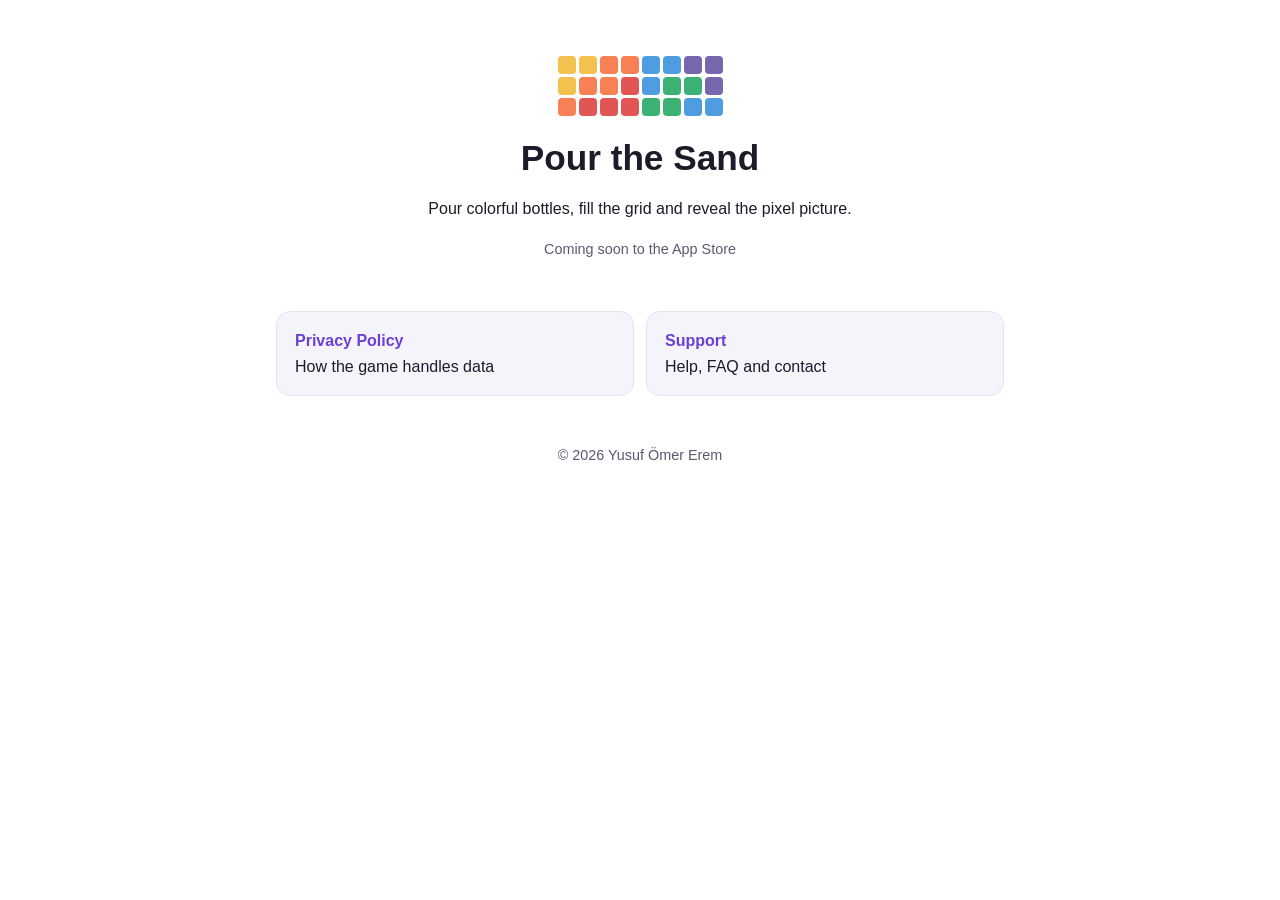
<file: index.html>
<!doctype html>
<html lang="en">
<head>
<meta charset="utf-8">
<meta name="viewport" content="width=device-width, initial-scale=1">
<title>Pour the Sand</title>
<meta name="description" content="Pour the Sand: pour colorful bottles, fill the grid and reveal the pixel picture.">
<link rel="stylesheet" href="style.css">
</head>
<body>
<main>
<section class="hero">
  <div class="pixels" aria-hidden="true">
    <span style="background:#f2c14e"></span><span style="background:#f2c14e"></span><span style="background:#f78154"></span><span style="background:#f78154"></span><span style="background:#4d9de0"></span><span style="background:#4d9de0"></span><span style="background:#7768ae"></span><span style="background:#7768ae"></span>
    <span style="background:#f2c14e"></span><span style="background:#f78154"></span><span style="background:#f78154"></span><span style="background:#e15554"></span><span style="background:#4d9de0"></span><span style="background:#3bb273"></span><span style="background:#3bb273"></span><span style="background:#7768ae"></span>
    <span style="background:#f78154"></span><span style="background:#e15554"></span><span style="background:#e15554"></span><span style="background:#e15554"></span><span style="background:#3bb273"></span><span style="background:#3bb273"></span><span style="background:#4d9de0"></span><span style="background:#4d9de0"></span>
  </div>
  <h1>Pour the Sand</h1>
  <p>Pour colorful bottles, fill the grid and reveal the pixel picture.</p>
  <p class="muted">Coming soon to the App Store</p>
</section>

<div class="cards">
  <a class="card" href="privacy/"><strong>Privacy Policy</strong>How the game handles data</a>
  <a class="card" href="support/"><strong>Support</strong>Help, FAQ and contact</a>
</div>

<footer class="muted">© 2026 Yusuf Ömer Erem</footer>
</main>
</body>
</html>
</file>
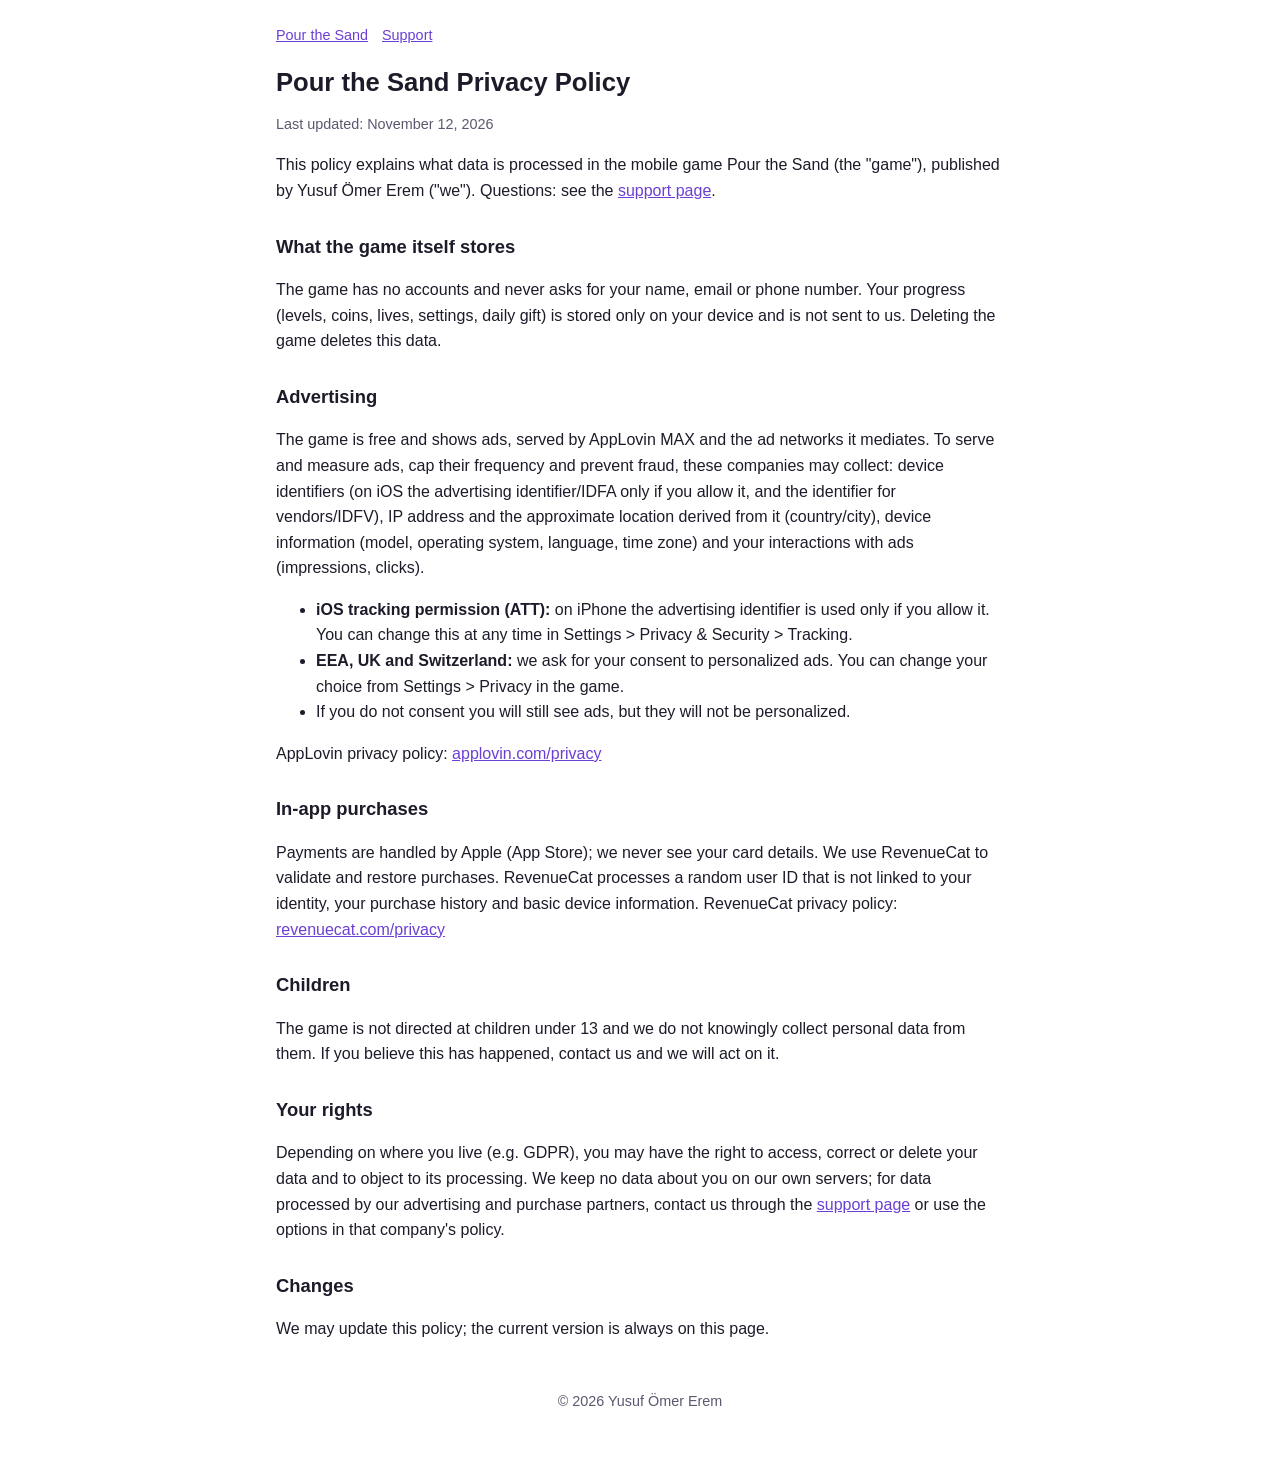
<file: privacy/index.html>
<!doctype html>
<html lang="en">
<head>
<meta charset="utf-8">
<meta name="viewport" content="width=device-width, initial-scale=1">
<title>Pour the Sand · Privacy Policy</title>
<link rel="stylesheet" href="../style.css">
</head>
<body>
<main>
<nav class="muted"><a href="../">Pour the Sand</a><a href="../support/">Support</a></nav>

<section>
<h1>Pour the Sand Privacy Policy</h1>
<p class="muted">Last updated: November 12, 2026</p>

<p>This policy explains what data is processed in the mobile game Pour the Sand (the "game"), published by Yusuf Ömer Erem ("we"). Questions: see the <a href="../support/">support page</a>.</p>

<h2>What the game itself stores</h2>
<p>The game has no accounts and never asks for your name, email or phone number. Your progress (levels, coins, lives, settings, daily gift) is stored only on your device and is not sent to us. Deleting the game deletes this data.</p>

<h2>Advertising</h2>
<p>The game is free and shows ads, served by AppLovin MAX and the ad networks it mediates. To serve and measure ads, cap their frequency and prevent fraud, these companies may collect: device identifiers (on iOS the advertising identifier/IDFA only if you allow it, and the identifier for vendors/IDFV), IP address and the approximate location derived from it (country/city), device information (model, operating system, language, time zone) and your interactions with ads (impressions, clicks).</p>
<ul>
  <li><strong>iOS tracking permission (ATT):</strong> on iPhone the advertising identifier is used only if you allow it. You can change this at any time in Settings &gt; Privacy &amp; Security &gt; Tracking.</li>
  <li><strong>EEA, UK and Switzerland:</strong> we ask for your consent to personalized ads. You can change your choice from Settings &gt; Privacy in the game.</li>
  <li>If you do not consent you will still see ads, but they will not be personalized.</li>
</ul>
<p>AppLovin privacy policy: <a href="https://www.applovin.com/privacy/">applovin.com/privacy</a></p>

<h2>In-app purchases</h2>
<p>Payments are handled by Apple (App Store); we never see your card details. We use RevenueCat to validate and restore purchases. RevenueCat processes a random user ID that is not linked to your identity, your purchase history and basic device information. RevenueCat privacy policy: <a href="https://www.revenuecat.com/privacy">revenuecat.com/privacy</a></p>

<h2>Children</h2>
<p>The game is not directed at children under 13 and we do not knowingly collect personal data from them. If you believe this has happened, contact us and we will act on it.</p>

<h2>Your rights</h2>
<p>Depending on where you live (e.g. GDPR), you may have the right to access, correct or delete your data and to object to its processing. We keep no data about you on our own servers; for data processed by our advertising and purchase partners, contact us through the <a href="../support/">support page</a> or use the options in that company's policy.</p>

<h2>Changes</h2>
<p>We may update this policy; the current version is always on this page.</p>
</section>
<footer class="muted">© 2026 Yusuf Ömer Erem</footer>
</main>
</body>
</html>
</file>
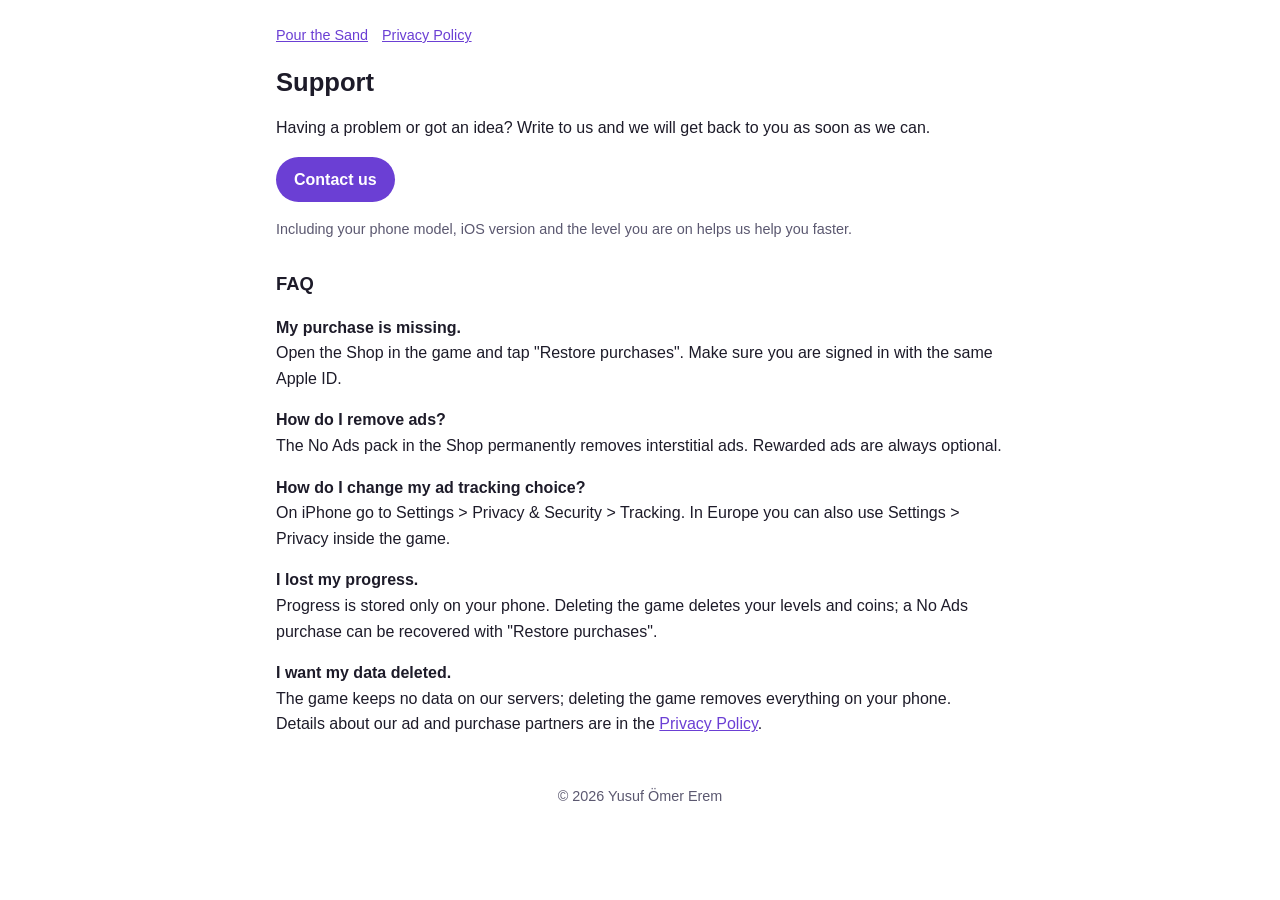
<file: support/index.html>
<!doctype html>
<html lang="en">
<head>
<meta charset="utf-8">
<meta name="viewport" content="width=device-width, initial-scale=1">
<title>Pour the Sand · Support</title>
<link rel="stylesheet" href="../style.css">
</head>
<body>
<main>
<nav class="muted"><a href="../">Pour the Sand</a><a href="../privacy/">Privacy Policy</a></nav>

<section>
<h1>Support</h1>
<p>Having a problem or got an idea? Write to us and we will get back to you as soon as we can.</p>
<p><a class="button" href="https://github.com/YusufErem/pour-the-sand/issues/new?title=Support">Contact us</a></p>
<p class="muted">Including your phone model, iOS version and the level you are on helps us help you faster.</p>

<h2>FAQ</h2>
<p><strong>My purchase is missing.</strong><br>Open the Shop in the game and tap "Restore purchases". Make sure you are signed in with the same Apple ID.</p>
<p><strong>How do I remove ads?</strong><br>The No Ads pack in the Shop permanently removes interstitial ads. Rewarded ads are always optional.</p>
<p><strong>How do I change my ad tracking choice?</strong><br>On iPhone go to Settings &gt; Privacy &amp; Security &gt; Tracking. In Europe you can also use Settings &gt; Privacy inside the game.</p>
<p><strong>I lost my progress.</strong><br>Progress is stored only on your phone. Deleting the game deletes your levels and coins; a No Ads purchase can be recovered with "Restore purchases".</p>
<p><strong>I want my data deleted.</strong><br>The game keeps no data on our servers; deleting the game removes everything on your phone. Details about our ad and purchase partners are in the <a href="../privacy/">Privacy Policy</a>.</p>
</section>

<footer class="muted">© 2026 Yusuf Ömer Erem</footer>
</main>
</body>
</html>
</file>
<file: style.css>
:root { --ink:#1d1b29; --muted:#5b5870; --bg:#ffffff; --card:#f6f4fb; --line:#e6e3f0; --accent:#6b3fd4; }
@media (prefers-color-scheme: dark) { :root { --ink:#eeeaf8; --muted:#aaa5c2; --bg:#16141f; --card:#1f1c2b; --line:#2c2840; --accent:#b49cff; } }
* { box-sizing:border-box; }
body { margin:0; background:var(--bg); color:var(--ink); font:16px/1.6 -apple-system, BlinkMacSystemFont, "Segoe UI", Roboto, sans-serif; }
main { max-width:760px; margin:0 auto; padding:24px 16px 64px; }
h1 { font-size:1.6rem; margin:0 0 4px; line-height:1.25; }
h2 { font-size:1.15rem; margin:28px 0 6px; }
a { color:var(--accent); }
.muted { color:var(--muted); font-size:.9rem; }
nav { display:flex; flex-wrap:wrap; gap:6px 14px; margin-bottom:20px; }
hr { border:0; border-top:1px solid var(--line); margin:40px 0; }
.hero { text-align:center; padding:32px 0 8px; }
.hero h1 { font-size:2.2rem; }
.pixels { display:grid; grid-template-columns:repeat(8, 18px); gap:3px; justify-content:center; margin:0 auto 20px; }
.pixels span { width:18px; height:18px; border-radius:4px; }
.cards { display:grid; grid-template-columns:repeat(auto-fit, minmax(220px, 1fr)); gap:12px; margin-top:28px; }
.card { display:block; padding:16px 18px; background:var(--card); border:1px solid var(--line); border-radius:14px; text-decoration:none; color:var(--ink); }
.card strong { display:block; color:var(--accent); }
.button { display:inline-block; padding:10px 18px; border-radius:999px; background:var(--accent); color:#fff; text-decoration:none; font-weight:600; }
@media (prefers-color-scheme: dark) { .button { color:#16141f; } }
footer { margin-top:48px; text-align:center; }
</file>
